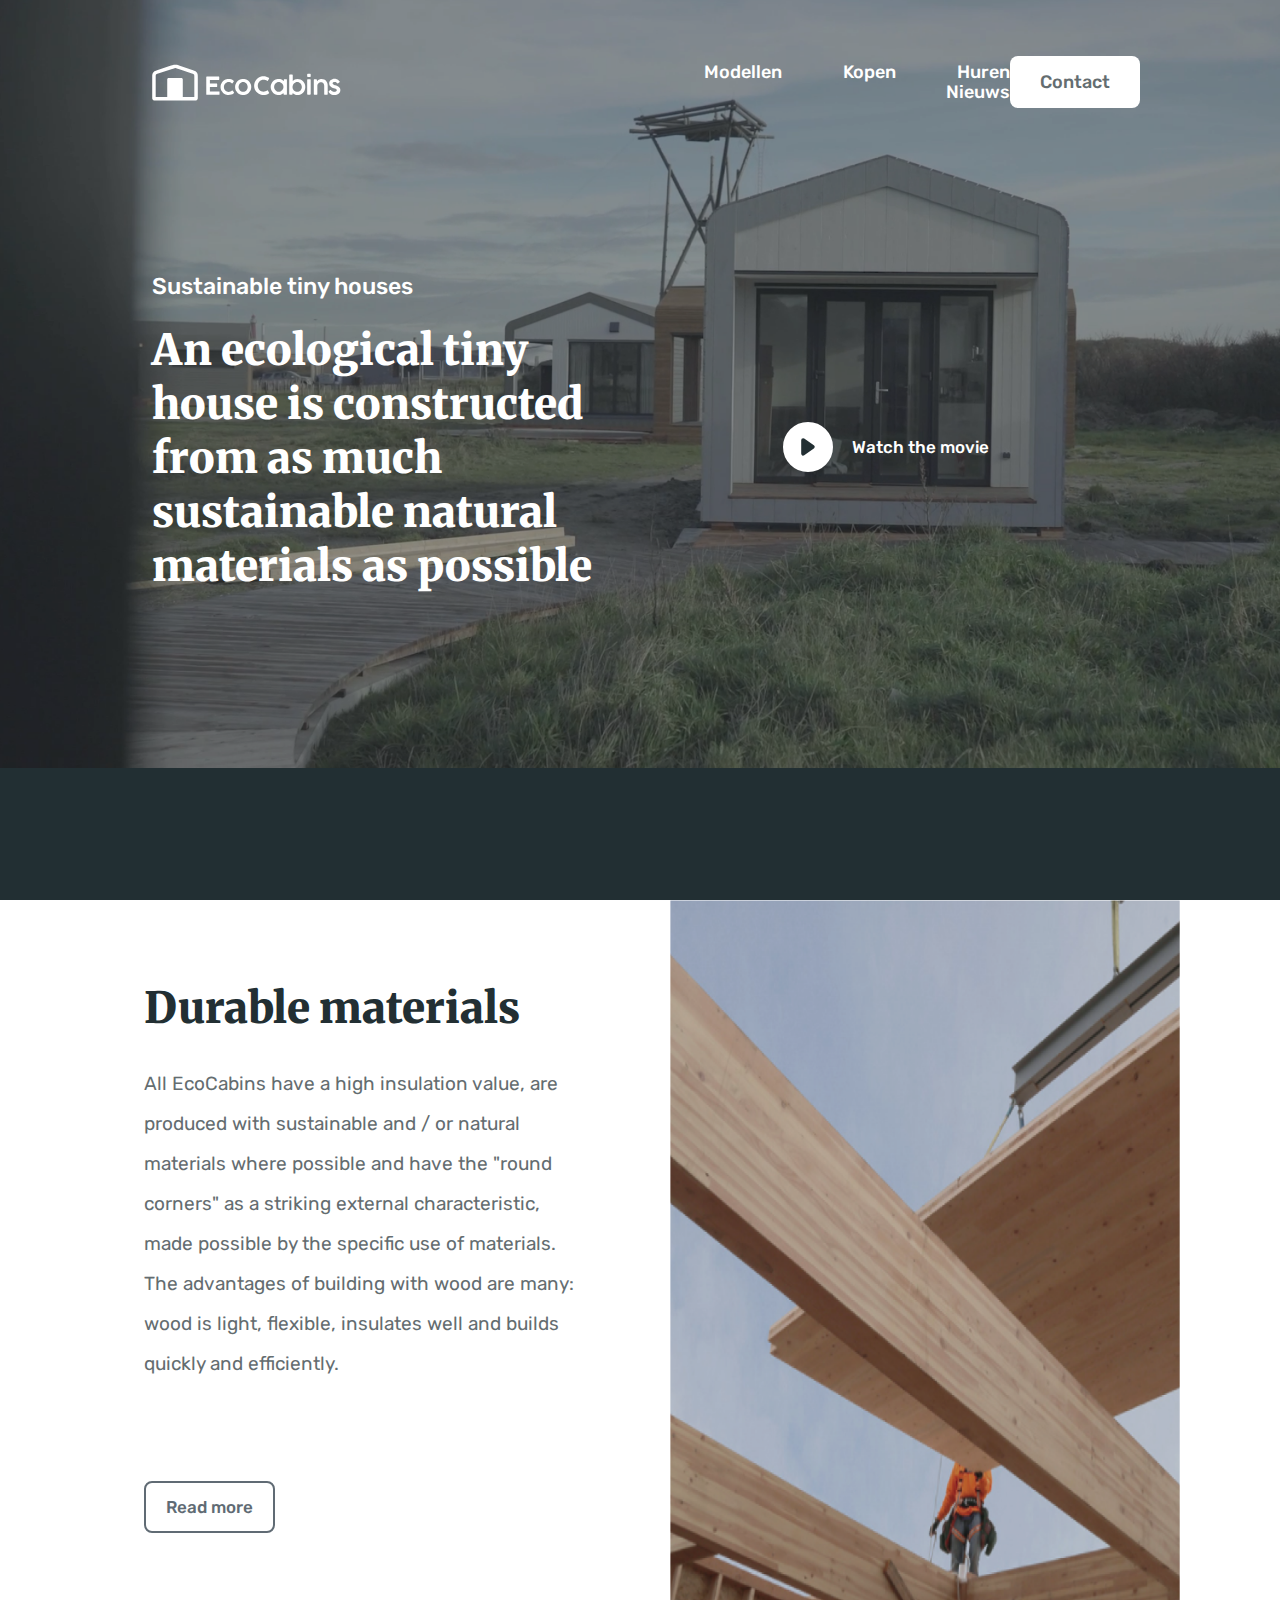
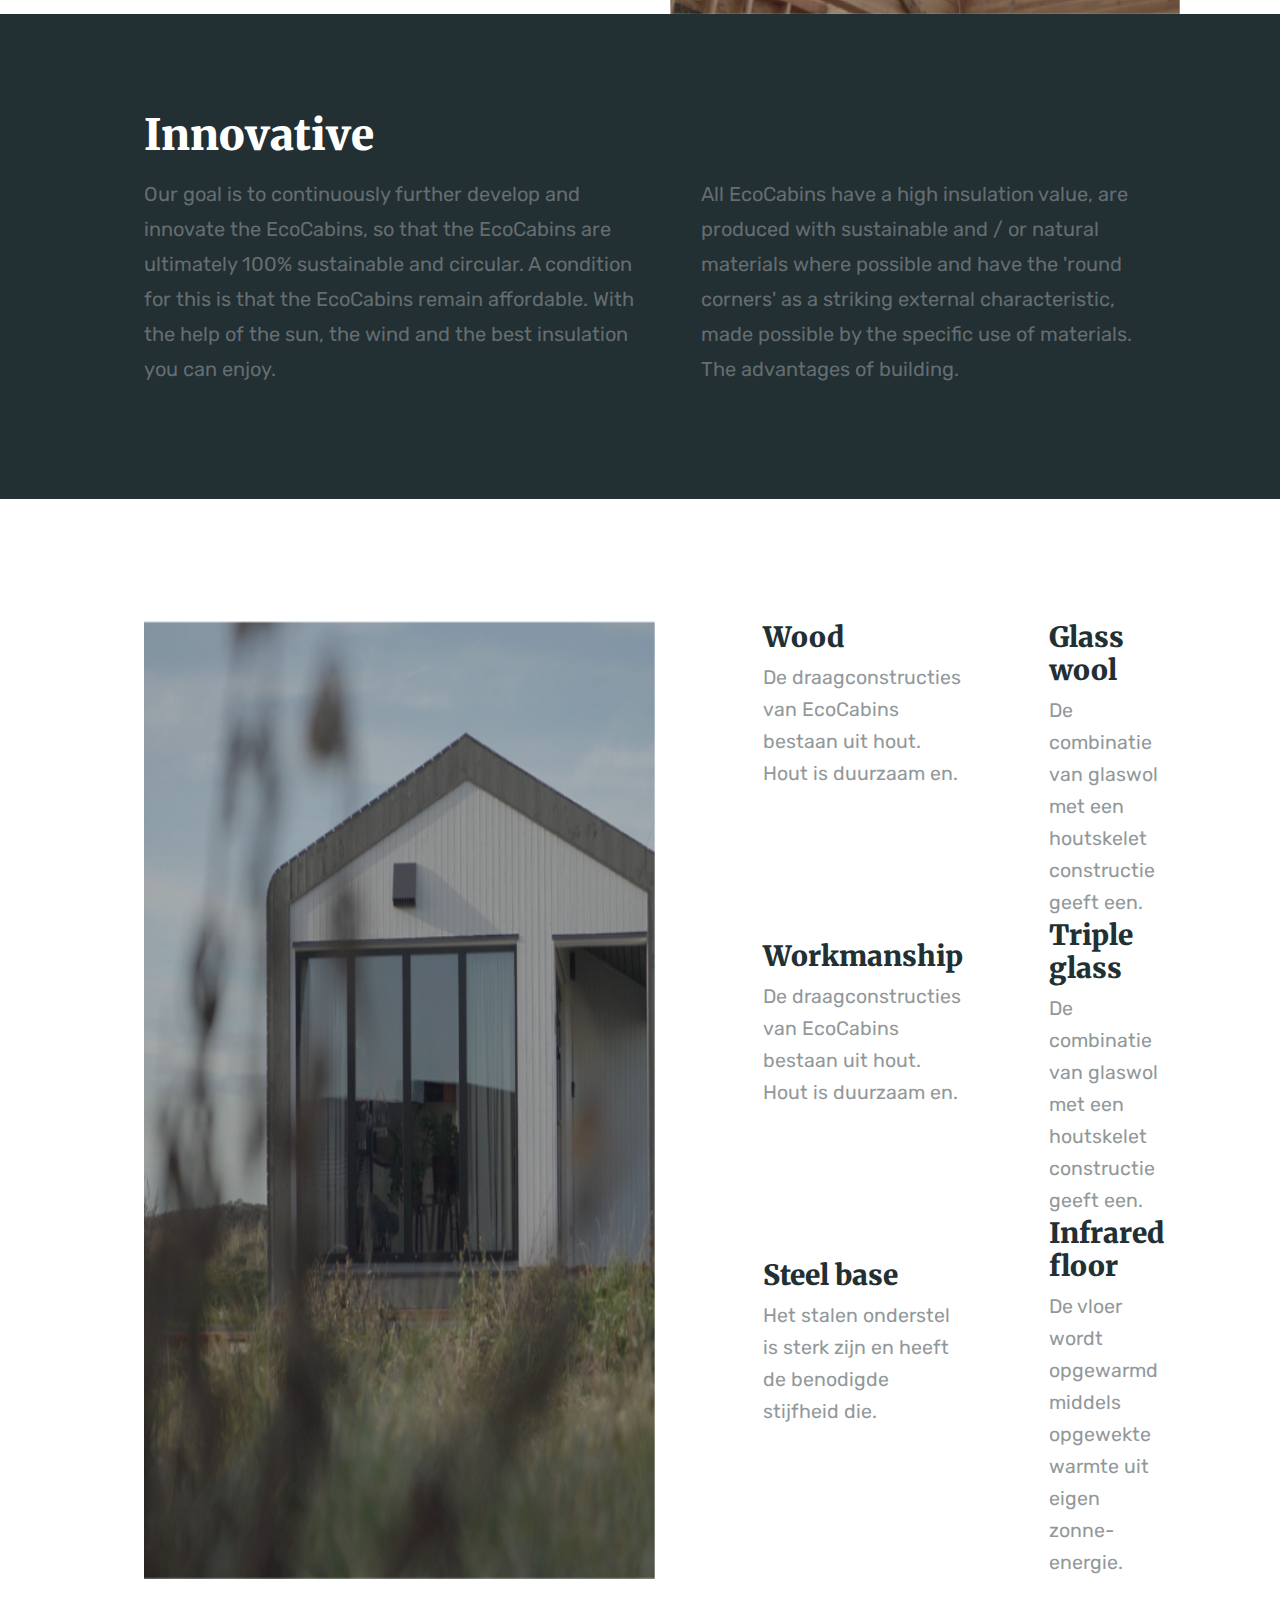
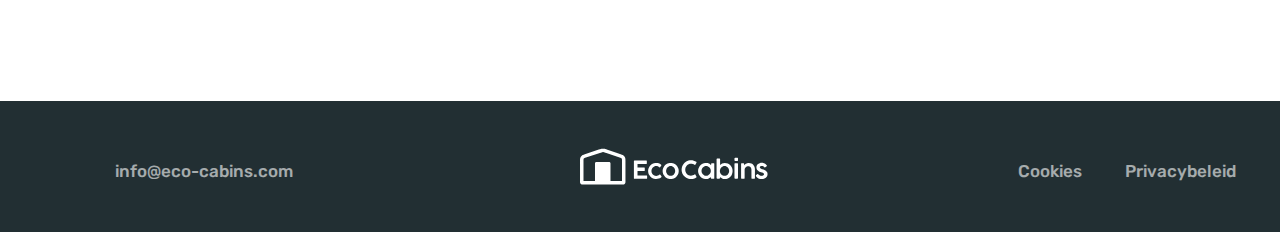
<file: Lab1/index.html>
<!DOCTYPE html>
<html lang="en" dir="ltr">
  <head>
    <meta charset="utf-8">
    <meta name="viewport" content="width=device-width, initial-scale=1.0">
    <title>EcoCabins</title>
    <link rel="stylesheet" href="css/main.css">
    <meta name="viewport" content="width=device-width, initial-scale=1.0">

  </head>
  <body>

    <header>
      <nav class="container">
        <img class="logo" src="images/logo.svg" alt="logo">
        <div></div>
        <ul>
          <li><a href="/">Modellen</a></li>
          <li><a href="/">Kopen</a></li>
          <li><a href="/">Huren</a></li>
          <li><a href="/">Nieuws</a></li>
        </ul>
        <div class="contact__button">
          <a class="btn_contact" href="http://127.0.0.1:5500/empty.html">Contact</a>
        </div>
      </nav>

      <div class="header-container">
        <div>
          <h3>Sustainable tiny houses</h3>
          <h1>An ecological tiny house is constructed from as much sustainable natural materials as possible </h1>
        </div>
        <div class="watсh-button">
          <button type="button" name="button">
            <img src="images/Shape.svg">
          </button>
          <p>Watch the movie</p>
        </div>
      </div>
    </header>

    <section class="content">
      <div class="info-container">
        <div>
          <h1>Durable materials</h1>
          <p>All EcoCabins have a high insulation value, are produced with sustainable and / or natural materials where possible and have the "round corners" as a striking external characteristic, made possible by the specific use of materials. The advantages of building with wood are many: wood is light, flexible, insulates well and builds quickly and efficiently.</p>
          <a href="/" class="button-link">Read more</a>
        </div>
        <img src="images/info.png">
      </div>


      <section class="innovative-container">
        <div>
            <h1>Innovative</h1>
          <div class="info">
            <p>Our goal is to continuously further develop and innovate the EcoCabins, so that the EcoCabins are ultimately 100% sustainable and circular. A condition for this is that the EcoCabins remain affordable. With the help of the sun, the wind and the best insulation you can enjoy.</p>
            <p>All EcoCabins have a high insulation value, are produced with sustainable and / or natural materials where possible and have the 'round corners' as a striking external characteristic, made possible by the specific use of materials. The advantages of building.</p>
          </div>
        </div>
      </section>

      <section class="additional-info-container">
        <img src="images/house.png">
        <div class="data">
          <div class="l-data">
            <div>
              <h1>Wood</h1>
              <p>De draagconstructies van EcoCabins bestaan uit hout. Hout is duurzaam en.</p>
            </div>
            <div>
              <h1>Workmanship</h1>
              <p>De draagconstructies van EcoCabins bestaan uit hout. Hout is duurzaam en.</p>
            </div>
            <div>
              <h1>Steel base</h1>
              <p>Het stalen onderstel is sterk zijn en heeft de benodigde stijfheid die.</p>
            </div>
          </div>
          <div class="r-data">
            <div>
              <h1>Glass wool</h1>
              <p>De combinatie van glaswol met een houtskelet constructie geeft een.</p>
            </div>
            <div>
              <h1>Triple glass</h1>
              <p>De combinatie van glaswol met een houtskelet constructie geeft een.</p>
            </div>
            <div>
              <h1>Infrared floor</h1>
              <p>De vloer wordt opgewarmd middels opgewekte warmte uit eigen zonne-energie.</p>
            </div>
          </div>
        </div>
      </section>

      <footer>
        <a href="mailto:info@eco-cabins.com">info@eco-cabins.com</a>
        <img src="images/logo.svg">
        <div>
          <a href="/">Cookies</a>
          <a href="/">Privacybeleid</a>
        </div>
      </footer>
    </section>
  </body>
</html>
</file>
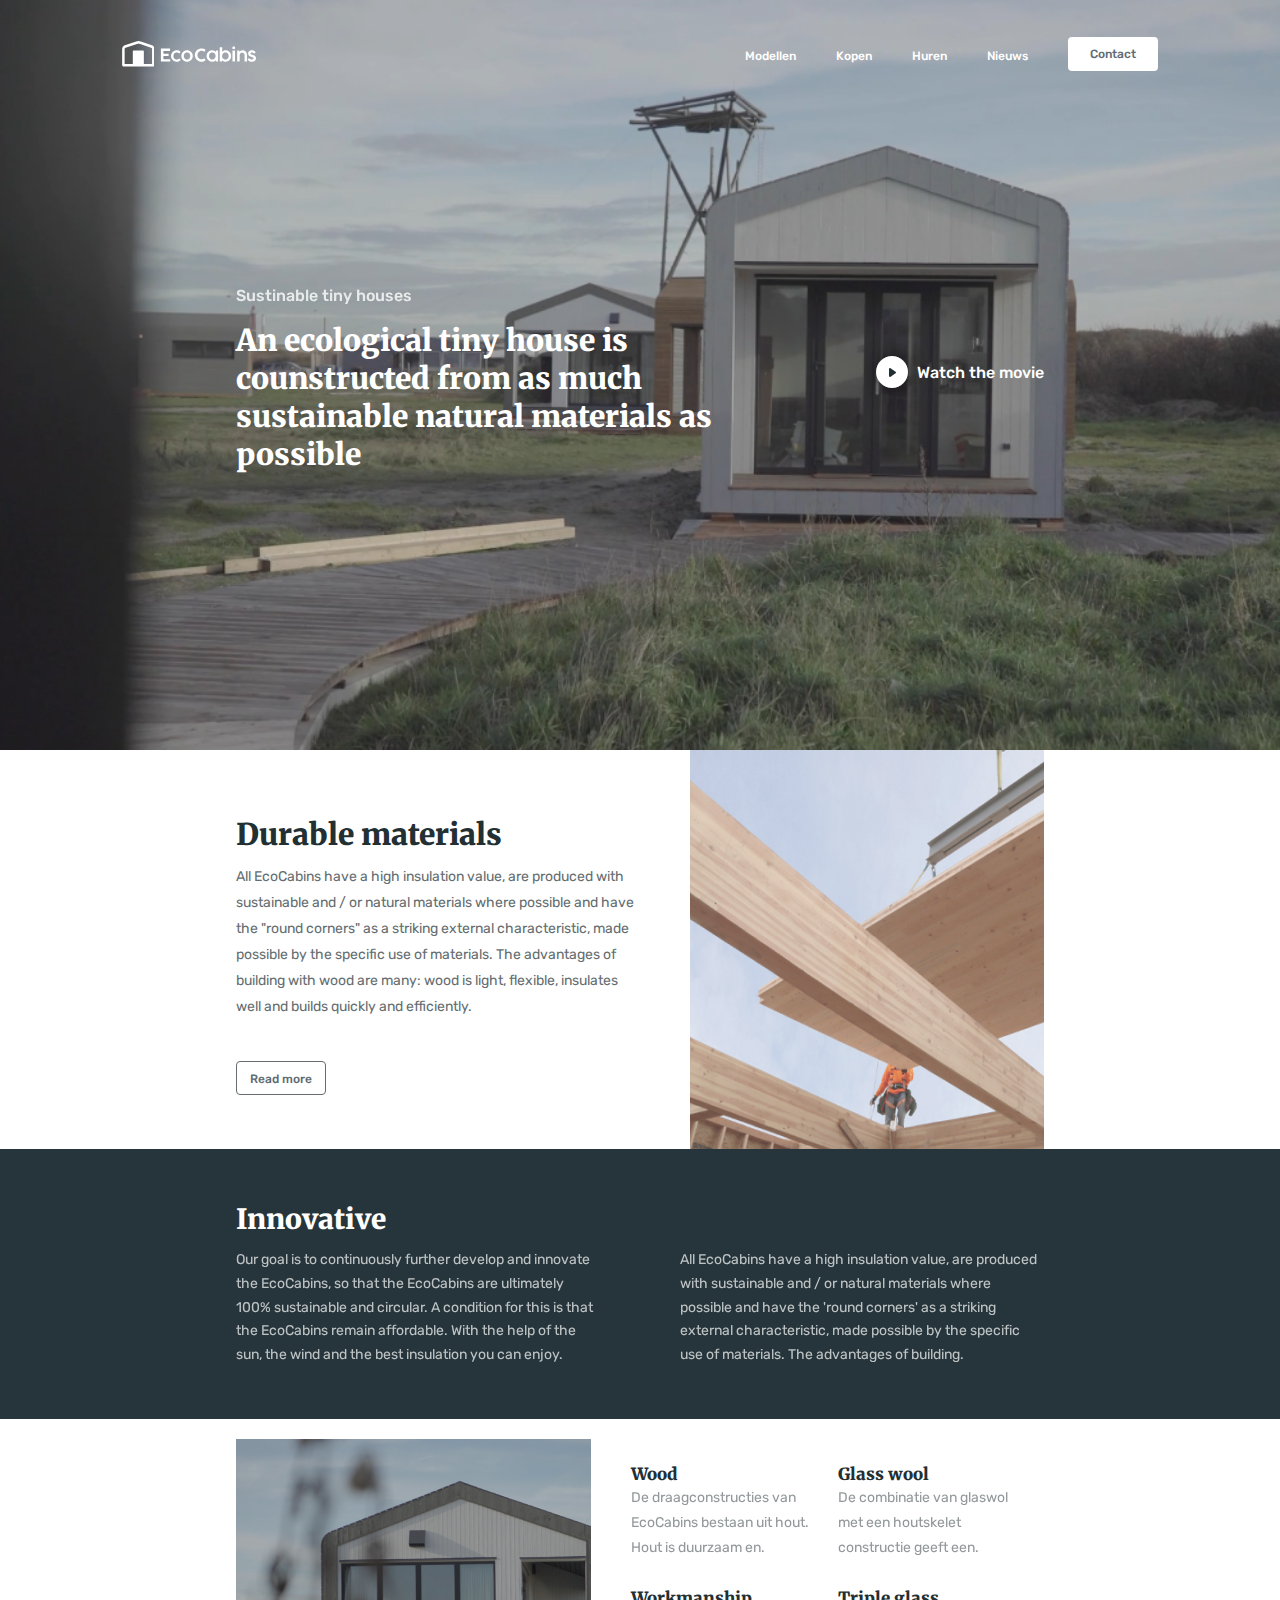
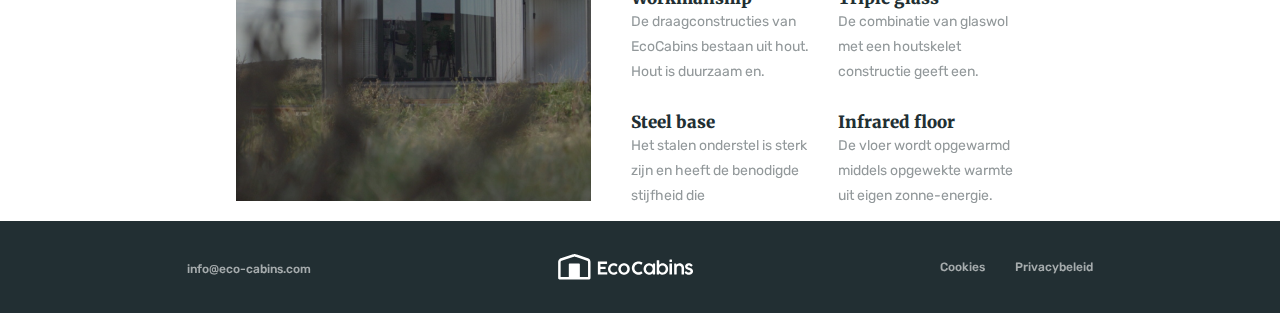
<file: lab2/index.html>
<!DOCTYPE html>
<html lang="en">
<head>
    <meta charset="UTF-8">
    <meta name="viewport" content="width=device-width, initial-scale=1.0">
    <title>Document</title>
    <link rel="stylesheet" href="css/style11.css">
</head>
<body>
    <section class="hero">
        <div class="container">
            <header class="header">
                <nav class="header_nav">
                    <div class="header_nav-logo">
                        <svg xmlns="http://www.w3.org/2000/svg" width="33" height="26" viewBox="0 0 33 26" fill="none">
                            <path fill-rule="evenodd" clip-rule="evenodd" d="M13.6321 0.688052L3.60807 4.00531C2.30584 4.43625 1.86612 4.69046 1.43338 5.0564C1.00063 5.42235 0.681173 5.86487 0.469898 6.39102C0.258623 6.91716 0.155533 7.41486 0.155533 8.78777V23.7661C0.155533 24.4336 0.224963 24.6756 0.35534 24.9196C0.485716 25.1637 0.677038 25.3552 0.92082 25.4857C1.1646 25.6162 1.40641 25.6857 2.07324 25.6857H30.8991C31.5659 25.6857 31.8077 25.6162 32.0515 25.4857C32.2953 25.3552 32.4866 25.1637 32.617 24.9196C32.7474 24.6756 32.8168 24.4336 32.8168 23.7661V8.75484C32.8168 7.39118 32.7157 6.89702 32.5077 6.37391C32.2998 5.85081 31.985 5.41008 31.5578 5.04383C31.1307 4.67759 30.6963 4.42185 29.4073 3.98053L19.8845 0.720191C18.5429 0.260842 18.0804 0.141504 17.5456 0.0618076C17.0108 -0.017889 16.5133 -0.0204465 15.9777 0.0537482C15.4421 0.127943 14.9784 0.24252 13.6321 0.688052ZM2.64876 23.19H10.9175V10.5599C10.9175 10.0077 11.3652 9.55994 11.9175 9.55994H21.0549C21.6071 9.55994 22.0549 10.0077 22.0549 10.5599V23.19H30.3236V8.75484C30.3236 7.78756 30.2885 7.54145 30.1912 7.29663C30.1326 7.14932 30.0562 7.04241 29.9359 6.93927C29.736 6.76787 29.5148 6.65496 28.6004 6.34192L19.0777 3.08157C17.9373 2.69116 17.5658 2.58802 17.1785 2.53029C16.8786 2.48561 16.6198 2.48428 16.3195 2.52588C15.9316 2.57962 15.559 2.67893 14.4147 3.05761L4.39068 6.37486C3.46809 6.68017 3.2448 6.79166 3.04237 6.96284C2.92043 7.06596 2.84278 7.17351 2.78324 7.32178C2.68442 7.5679 2.64876 7.81511 2.64876 8.78777V23.19Z" fill="white"/>
                          </svg>
                          <svg xmlns="http://www.w3.org/2000/svg" width="97" height="16" viewBox="0 0 97 16" fill="none">
                            <path fill-rule="evenodd" clip-rule="evenodd" d="M0.882492 2.95581C0.882492 2.67322 1.01169 2.53193 1.27009 2.53193H9.7621C9.91479 2.53193 10.0234 2.57461 10.088 2.65997C10.1526 2.74534 10.1849 2.85278 10.1849 2.9823V4.53654C10.1849 4.64251 10.1482 4.7367 10.0748 4.81913C10.0014 4.90155 9.8913 4.94276 9.74448 4.94276H3.48119V7.62735H8.30859C8.42604 7.61557 8.52001 7.6406 8.59048 7.70241C8.66095 7.76423 8.69619 7.86873 8.69619 8.01591V9.6143C8.69619 9.72027 8.66683 9.81447 8.6081 9.89689C8.54937 9.97931 8.45541 10.0205 8.32621 10.0205H3.48119V13.235H9.97351C10.138 13.235 10.2466 13.2703 10.2995 13.3409C10.3523 13.4116 10.3787 13.5205 10.3787 13.6677V15.2749C10.3787 15.5222 10.2495 15.6458 9.99113 15.6458H1.27009C1.16438 15.6458 1.07336 15.6164 0.997011 15.5575C0.920665 15.4986 0.882492 15.4044 0.882492 15.2749V2.95581ZM19.1438 12.7051C19.2437 12.6404 19.3274 12.6006 19.3949 12.5859C19.4624 12.5712 19.5197 12.5638 19.5667 12.5638C19.6665 12.5697 19.7517 12.6227 19.8221 12.7228L20.0336 13.0142L20.659 13.9061C20.6884 13.9473 20.7119 13.99 20.7295 14.0342C20.7471 14.0783 20.7559 14.1181 20.7559 14.1534C20.7559 14.2476 20.7236 14.3315 20.659 14.4051C20.5944 14.4787 20.5092 14.5537 20.4035 14.6302C19.9044 14.9953 19.3655 15.2896 18.7871 15.5133C18.2086 15.7371 17.5729 15.8489 16.8799 15.8489C16.3572 15.8489 15.8507 15.7797 15.3603 15.6414C14.8699 15.503 14.4119 15.3088 13.9861 15.0585C13.5603 14.8083 13.1712 14.5081 12.8189 14.1578C12.4665 13.8075 12.1626 13.4175 11.9071 12.9877C11.6517 12.5579 11.4549 12.0958 11.3169 11.6013C11.1789 11.1067 11.1099 10.5916 11.1099 10.0558C11.1099 9.5201 11.1789 9.00497 11.3169 8.51044C11.4549 8.01591 11.6517 7.55376 11.9071 7.12399C12.1626 6.69422 12.4665 6.30419 12.8189 5.9539C13.1712 5.6036 13.5603 5.30335 13.9861 5.05314C14.4119 4.80294 14.8699 4.60866 15.3603 4.47031C15.8507 4.33195 16.3572 4.26278 16.8799 4.26278C17.5318 4.26278 18.1484 4.36286 18.7298 4.56303C19.3112 4.7632 19.828 5.03401 20.2802 5.37547L20.2714 5.36664C20.3536 5.44906 20.4344 5.52118 20.5137 5.583C20.5929 5.64481 20.6326 5.74048 20.6326 5.87C20.6326 5.90533 20.6311 5.94654 20.6282 5.99363C20.6252 6.04073 20.6091 6.08489 20.5797 6.1261L19.8574 7.22996C19.7399 7.40658 19.6107 7.49489 19.4698 7.49489C19.3699 7.49489 19.2584 7.44485 19.135 7.34476C18.8355 7.09161 18.4861 6.88556 18.0867 6.7266C17.6874 6.56764 17.2763 6.48816 16.8535 6.48816C16.3954 6.48816 15.9652 6.58383 15.5629 6.77517C15.1606 6.96651 14.8068 7.22554 14.5014 7.55229C14.196 7.87903 13.9553 8.25876 13.7791 8.69147C13.6029 9.12419 13.5148 9.57897 13.5148 10.0558C13.5148 10.5445 13.6029 11.0037 13.7791 11.4335C13.9553 11.8632 14.1946 12.2371 14.497 12.555C14.7995 12.8729 15.1533 13.1246 15.5585 13.31C15.9637 13.4955 16.3954 13.5882 16.8535 13.5882C17.3526 13.5882 17.7843 13.5014 18.1484 13.3277C18.5125 13.154 18.8443 12.9465 19.1438 12.7051ZM21.5399 10.0558C21.5399 9.5201 21.6089 9.0035 21.7469 8.50602C21.885 8.00855 22.0802 7.54493 22.3327 7.11516C22.5853 6.68539 22.8877 6.29536 23.2401 5.94507C23.5925 5.59477 23.983 5.29452 24.4117 5.04431C24.8404 4.79411 25.3 4.59983 25.7903 4.46148C26.2807 4.32312 26.7931 4.25395 27.3275 4.25395C27.8561 4.25395 28.367 4.32312 28.8603 4.46148C29.3536 4.59983 29.8132 4.79411 30.239 5.04431C30.6647 5.29452 31.0538 5.59477 31.4062 5.94507C31.7585 6.29536 32.061 6.68539 32.3135 7.11516C32.566 7.54493 32.7613 8.00855 32.8993 8.50602C33.0373 9.0035 33.1063 9.5201 33.1063 10.0558C33.1063 10.5916 33.0373 11.1067 32.8993 11.6013C32.7613 12.0958 32.566 12.5565 32.3135 12.9833C32.061 13.4101 31.7585 13.8001 31.4062 14.1534C31.0538 14.5066 30.6647 14.8083 30.239 15.0585C29.8132 15.3088 29.3536 15.503 28.8603 15.6414C28.367 15.7797 27.8561 15.8489 27.3275 15.8489C26.7931 15.8489 26.2807 15.7797 25.7903 15.6414C25.3 15.503 24.8404 15.3088 24.4117 15.0585C23.983 14.8083 23.5925 14.5066 23.2401 14.1534C22.8877 13.8001 22.5853 13.4101 22.3327 12.9833C22.0802 12.5565 21.885 12.0958 21.7469 11.6013C21.6089 11.1067 21.5399 10.5916 21.5399 10.0558ZM24.0241 10.0558C24.0241 10.5268 24.1063 10.9728 24.2708 11.3937C24.4352 11.8147 24.6642 12.1811 24.9579 12.4932C25.2515 12.8052 25.5995 13.0525 26.0018 13.235C26.4041 13.4175 26.843 13.5087 27.3187 13.5087C27.7827 13.5087 28.2129 13.4175 28.6093 13.235C29.0057 13.0525 29.3478 12.8052 29.6355 12.4932C29.9233 12.1811 30.1479 11.8147 30.3094 11.3937C30.4709 10.9728 30.5517 10.5268 30.5517 10.0558C30.5517 9.59074 30.4709 9.14626 30.3094 8.72238C30.1479 8.29849 29.9233 7.92613 29.6355 7.60527C29.3478 7.28441 29.0057 7.02832 28.6093 6.83698C28.2129 6.64565 27.7827 6.54998 27.3187 6.54998C26.843 6.54998 26.4041 6.64565 26.0018 6.83698C25.5995 7.02832 25.2515 7.28441 24.9579 7.60527C24.6642 7.92613 24.4352 8.29849 24.2708 8.72238C24.1063 9.14626 24.0241 9.59074 24.0241 10.0558ZM45.6711 3.48566C45.7416 3.52687 45.8003 3.57691 45.8473 3.63579C45.8943 3.69466 45.9178 3.76531 45.9178 3.84773C45.9178 3.91249 45.9001 3.98019 45.8649 4.05084L45.0104 5.50794C44.9106 5.64334 44.8049 5.71105 44.6933 5.71105C44.6581 5.71105 44.6169 5.70369 44.57 5.68897C44.523 5.67425 44.476 5.65217 44.429 5.62274C44.059 5.35781 43.6626 5.15176 43.2398 5.00458C42.8169 4.85739 42.3677 4.7838 41.892 4.7838C41.293 4.7838 40.7439 4.89713 40.2447 5.12379C39.7455 5.35045 39.3138 5.65806 38.9497 6.04662C38.5856 6.43518 38.3023 6.89144 38.0996 7.41541C37.897 7.93938 37.7957 8.50161 37.7957 9.10211C37.7957 9.69673 37.897 10.2545 38.0996 10.7756C38.3023 11.2966 38.5856 11.7514 38.9497 12.1399C39.3138 12.5285 39.7455 12.8346 40.2447 13.0583C40.7439 13.2821 41.293 13.3939 41.892 13.3939C42.3677 13.3939 42.8213 13.3203 43.253 13.1732C43.6846 13.026 44.0825 12.8199 44.4466 12.555C44.4936 12.5197 44.5421 12.4961 44.592 12.4843C44.6419 12.4726 44.6845 12.4637 44.7197 12.4578C44.8196 12.4578 44.9223 12.5226 45.028 12.6521L45.9001 14.1269C45.9354 14.1975 45.953 14.2623 45.953 14.3212C45.953 14.4036 45.928 14.4713 45.8781 14.5243C45.8282 14.5773 45.7709 14.6273 45.7063 14.6744C45.1543 15.0453 44.5597 15.3323 43.9225 15.5354C43.2853 15.7385 42.6143 15.8401 41.9096 15.8401C41.2871 15.8401 40.6895 15.7606 40.1169 15.6016C39.5443 15.4427 39.0085 15.216 38.5093 14.9217C38.0101 14.6273 37.5564 14.2755 37.1483 13.8664C36.7401 13.4572 36.3892 13.0039 36.0956 12.5064C35.8019 12.0089 35.5758 11.4732 35.4173 10.8992C35.2587 10.3252 35.1794 9.72616 35.1794 9.10211C35.1794 8.47806 35.2587 7.87903 35.4173 7.30502C35.5758 6.73101 35.8019 6.19233 36.0956 5.68897C36.3892 5.18561 36.7401 4.72788 37.1483 4.31577C37.5564 3.90366 38.0101 3.55189 38.5093 3.26047C39.0085 2.96905 39.5443 2.7424 40.1169 2.5805C40.6895 2.41859 41.2871 2.33765 41.9096 2.33765C42.6085 2.33765 43.2721 2.43626 43.9005 2.63348C44.5289 2.8307 45.1191 3.11476 45.6711 3.48566ZM58.6646 15.1248C58.6646 15.2307 58.6425 15.3176 58.5985 15.3853C58.5545 15.453 58.4972 15.506 58.4267 15.5442C58.3563 15.5825 58.2755 15.609 58.1845 15.6237C58.0934 15.6384 57.998 15.6458 57.8982 15.6458H56.797C56.6091 15.6458 56.4784 15.5958 56.405 15.4957C56.3316 15.3956 56.2773 15.269 56.2421 15.1159L56.1892 14.3653C55.9837 14.5714 55.7561 14.7642 55.5065 14.9437C55.2569 15.1233 54.9882 15.2793 54.7005 15.4118C54.4127 15.5442 54.1073 15.6473 53.7843 15.7209C53.4613 15.7944 53.1295 15.8312 52.7889 15.8312C52.2603 15.8312 51.7509 15.7621 51.2605 15.6237C50.7701 15.4854 50.3106 15.2911 49.8819 15.0409C49.4532 14.7907 49.0641 14.489 48.7147 14.1357C48.3652 13.7825 48.0657 13.391 47.8161 12.9612C47.5665 12.5314 47.3727 12.0693 47.2347 11.5748C47.0967 11.0802 47.0277 10.5651 47.0277 10.0294C47.0277 9.49361 47.0967 8.97848 47.2347 8.48394C47.3727 7.98941 47.5665 7.52727 47.8161 7.09749C48.0657 6.66772 48.3652 6.2777 48.7147 5.9274C49.0641 5.57711 49.4532 5.27686 49.8819 5.02665C50.3106 4.77644 50.7701 4.58216 51.2605 4.44381C51.7509 4.30546 52.2603 4.23629 52.7889 4.23629C53.1647 4.23629 53.523 4.27602 53.8636 4.3555C54.2042 4.43498 54.5228 4.54684 54.8194 4.69108C55.116 4.83532 55.3905 5.00899 55.643 5.2121C55.8956 5.41521 56.1246 5.63745 56.3302 5.87883L56.4535 4.93393C56.4828 4.82796 56.5107 4.74112 56.5372 4.67342C56.5636 4.60571 56.5959 4.55125 56.6341 4.51004C56.6722 4.46883 56.7207 4.44087 56.7794 4.42615C56.8381 4.41143 56.9116 4.40407 56.9996 4.40407H57.8806C57.9745 4.40407 58.0685 4.4129 58.1624 4.43057C58.2564 4.44823 58.3416 4.47619 58.4179 4.51446C58.4943 4.55273 58.5545 4.60571 58.5985 4.67342C58.6425 4.74112 58.6646 4.82501 58.6646 4.9251V15.1248ZM49.5031 10.0293C49.5031 10.5003 49.5853 10.9463 49.7497 11.3672C49.9142 11.7882 50.1432 12.1576 50.4369 12.4755C50.7305 12.7934 51.0755 13.0451 51.4719 13.2305C51.8683 13.416 52.3014 13.5087 52.7713 13.5087C53.247 13.5087 53.6918 13.416 54.1059 13.2305C54.5199 13.0451 54.8796 12.7934 55.185 12.4755C55.4904 12.1576 55.7311 11.7882 55.9073 11.3672C56.0835 10.9463 56.1716 10.5003 56.1716 10.0293C56.1716 9.56425 56.0835 9.12124 55.9073 8.7003C55.7311 8.27936 55.4904 7.90994 55.185 7.59202C54.8796 7.27411 54.5199 7.02096 54.1059 6.83257C53.6918 6.64417 53.247 6.54998 52.7713 6.54998C52.3014 6.54998 51.8683 6.64417 51.4719 6.83257C51.0755 7.02096 50.7305 7.27411 50.4369 7.59202C50.1432 7.90994 49.9142 8.27936 49.7497 8.7003C49.5853 9.12124 49.5031 9.56425 49.5031 10.0293ZM62.7256 15.1159C62.6727 15.2926 62.6155 15.425 62.5538 15.5133C62.4921 15.6016 62.3732 15.6458 62.197 15.6458H60.8669C60.4969 15.6458 60.3119 15.4692 60.3119 15.1159V1.63117C60.3119 1.4781 60.3647 1.35153 60.4705 1.25144C60.5762 1.15136 60.6966 1.10132 60.8316 1.10132H62.2851C62.4613 1.10132 62.5993 1.15283 62.6992 1.25586C62.799 1.35889 62.8489 1.48399 62.8489 1.63117V5.68455C63.2718 5.24889 63.7577 4.90155 64.3068 4.64251C64.8559 4.38347 65.4858 4.25395 66.1964 4.25395C66.9892 4.25395 67.7277 4.40554 68.4119 4.70874C69.0961 5.01193 69.6921 5.42551 70.2001 5.94948C70.7081 6.47345 71.106 7.08719 71.3938 7.79072C71.6815 8.49425 71.8254 9.24928 71.8254 10.0558C71.8254 10.8565 71.6815 11.6086 71.3938 12.3121C71.106 13.0157 70.7081 13.6294 70.2001 14.1534C69.6921 14.6773 69.0961 15.0909 68.4119 15.3941C67.7277 15.6973 66.9892 15.8489 66.1964 15.8489C65.8499 15.8489 65.5181 15.8106 65.201 15.7341C64.8838 15.6576 64.5814 15.5531 64.2936 15.4206C64.0058 15.2881 63.7372 15.1307 63.4876 14.9482C63.238 14.7657 63.0104 14.5714 62.8049 14.3653L62.7256 15.1159ZM69.3501 10.0558C69.3501 9.59074 69.2679 9.14626 69.1034 8.72238C68.939 8.29849 68.71 7.92613 68.4163 7.60527C68.1227 7.28441 67.7762 7.02832 67.3768 6.83698C66.9775 6.64565 66.5459 6.54998 66.0819 6.54998C65.6121 6.54998 65.1702 6.64565 64.7561 6.83698C64.3421 7.02832 63.9809 7.28441 63.6726 7.60527C63.3643 7.92613 63.122 8.29849 62.9458 8.72238C62.7697 9.14626 62.6816 9.59074 62.6816 10.0558V10.1177C62.6874 10.5828 62.7814 11.0199 62.9635 11.429C63.1455 11.8382 63.3892 12.1973 63.6946 12.5064C64 12.8155 64.3568 13.0598 64.7649 13.2394C65.1731 13.4189 65.6121 13.5087 66.0819 13.5087C66.5459 13.5087 66.9775 13.4175 67.3768 13.235C67.7762 13.0525 68.1227 12.8052 68.4163 12.4932C68.71 12.1811 68.939 11.8147 69.1034 11.3937C69.2679 10.9728 69.3501 10.5268 69.3501 10.0558ZM73.1732 4.96925C73.1732 4.81618 73.2173 4.68813 73.3054 4.58511C73.3935 4.48208 73.5227 4.43057 73.693 4.43057H75.1553C75.2199 4.43057 75.286 4.44381 75.3535 4.47031C75.4211 4.4968 75.4812 4.53507 75.5341 4.58511C75.587 4.63515 75.631 4.69255 75.6662 4.75731C75.7015 4.82207 75.7191 4.89272 75.7191 4.96925V15.1159C75.7191 15.4692 75.5341 15.6458 75.1641 15.6458H73.7018C73.3494 15.6458 73.1732 15.4692 73.1732 15.1159V4.96925ZM73.1732 1.066C73.1732 0.71276 73.3465 0.536144 73.693 0.536144H75.1729C75.3374 0.536144 75.4695 0.580298 75.5693 0.668608C75.6692 0.756917 75.7191 0.889379 75.7191 1.066V2.3818C75.7191 2.51721 75.6721 2.64525 75.5781 2.76594C75.4842 2.88663 75.352 2.94698 75.1817 2.94698H73.7018C73.3494 2.94698 73.1732 2.75859 73.1732 2.3818V1.066ZM77.9301 4.95159C77.9301 4.86917 77.9654 4.78086 78.0359 4.68666C78.1063 4.59247 78.1739 4.53359 78.2385 4.51004C78.2854 4.46295 78.3559 4.43793 78.4499 4.43498C78.5438 4.43204 78.6319 4.43057 78.7142 4.43057H79.6039C79.7742 4.43057 79.9005 4.48649 79.9827 4.59835C80.0649 4.71021 80.1207 4.83384 80.15 4.96925L80.2469 5.90532C80.382 5.70516 80.5479 5.50794 80.7447 5.31366C80.9414 5.11937 81.1748 4.9457 81.445 4.79263C81.7151 4.63956 82.0235 4.51593 82.3699 4.42174C82.7164 4.32754 83.107 4.28044 83.5416 4.28044C84.2346 4.28044 84.8512 4.40554 85.3915 4.65575C85.9318 4.90596 86.3869 5.24889 86.7569 5.68455C87.1269 6.12021 87.4073 6.6324 87.5982 7.22113C87.789 7.80986 87.8845 8.44273 87.8845 9.11977V15.01C87.8845 15.2219 87.8345 15.3809 87.7347 15.4868C87.6349 15.5928 87.491 15.6458 87.3031 15.6458H85.9641C85.7292 15.6458 85.5721 15.6016 85.4928 15.5133C85.4135 15.425 85.3739 15.269 85.3739 15.0453V9.16392C85.3739 8.8519 85.321 8.54723 85.2153 8.24993C85.1096 7.95262 84.9554 7.68622 84.7528 7.45073C84.5502 7.21524 84.2991 7.02685 83.9996 6.88555C83.7001 6.74426 83.3536 6.67361 82.9602 6.67361C82.69 6.67361 82.4096 6.72807 82.1189 6.83698C81.8282 6.9459 81.5624 7.10044 81.3217 7.30061C81.0809 7.50077 80.8812 7.74362 80.7226 8.02915C80.5641 8.31469 80.4819 8.63701 80.476 8.99614V14.7186C80.476 14.8304 80.4701 14.9423 80.4584 15.0541C80.4466 15.166 80.4217 15.2661 80.3835 15.3544C80.3453 15.4427 80.291 15.5133 80.2205 15.5663C80.15 15.6193 80.059 15.6458 79.9474 15.6458H78.4939C78.3001 15.6458 78.1577 15.6002 78.0667 15.5089C77.9757 15.4177 77.9301 15.2867 77.9301 15.1159V4.95159ZM90.4391 12.4843C90.5625 12.6786 90.7181 12.8464 90.906 12.9877C91.094 13.129 91.2863 13.2453 91.483 13.3365C91.6798 13.4278 91.8677 13.494 92.0468 13.5352C92.2259 13.5764 92.3683 13.597 92.4741 13.597C92.6385 13.597 92.8323 13.5794 93.0555 13.544C93.2786 13.5087 93.4886 13.4454 93.6853 13.3542C93.8821 13.2629 94.0494 13.1393 94.1874 12.9833C94.3254 12.8273 94.3945 12.6286 94.3945 12.3872C94.3945 12.1517 94.3401 11.9604 94.2315 11.8132C94.1228 11.666 93.976 11.5438 93.791 11.4467C93.606 11.3496 93.3946 11.2686 93.1568 11.2039C92.9189 11.1391 92.6679 11.0685 92.4036 10.9919C91.7869 10.8271 91.2613 10.6284 90.8268 10.3958C90.3922 10.1633 90.0354 9.89689 89.7564 9.59664C89.4775 9.29638 89.2734 8.9667 89.1442 8.60758C89.015 8.24845 88.9504 7.85695 88.9504 7.43307C88.9504 6.9562 89.0444 6.52055 89.2323 6.1261C89.4202 5.73165 89.6845 5.39313 90.0251 5.11054C90.3657 4.82795 90.7754 4.60866 91.254 4.45264C91.7326 4.29663 92.2626 4.21863 92.844 4.21863C93.2551 4.21863 93.6222 4.25542 93.9452 4.32901C94.2682 4.4026 94.5677 4.51299 94.8437 4.66017C95.1197 4.80735 95.3796 4.9928 95.6233 5.21652C95.8671 5.44023 96.1152 5.70221 96.3677 6.00246C96.4558 6.10844 96.4998 6.21146 96.4998 6.31155C96.4998 6.41752 96.4411 6.5176 96.3237 6.6118C96.2356 6.68244 96.1313 6.77075 96.0109 6.87672C95.8905 6.98269 95.7716 7.08572 95.6542 7.1858C95.5367 7.28589 95.4251 7.37125 95.3194 7.4419C95.2137 7.51255 95.1256 7.54787 95.0551 7.54787C94.9259 7.54787 94.7997 7.47134 94.6763 7.31827C94.5471 7.1652 94.4179 7.03126 94.2887 6.91646C94.1595 6.80166 94.0245 6.70746 93.8835 6.63387C93.7426 6.56028 93.5899 6.50435 93.4254 6.46609C93.261 6.42782 93.0819 6.40869 92.8881 6.40869C92.7295 6.40869 92.5636 6.43223 92.3904 6.47933C92.2171 6.52643 92.0586 6.59708 91.9147 6.69127C91.7708 6.78547 91.6504 6.8988 91.5535 7.03126C91.4566 7.16373 91.4081 7.31238 91.4081 7.47722C91.4081 7.66562 91.4683 7.82604 91.5887 7.95851C91.7091 8.09097 91.8618 8.20577 92.0468 8.30291C92.2318 8.40005 92.433 8.481 92.6502 8.54576C92.8675 8.61052 93.0701 8.66939 93.2581 8.72238C93.7984 8.87545 94.2946 9.05206 94.7468 9.25223C95.199 9.4524 95.5881 9.69525 95.914 9.98078C96.24 10.2663 96.494 10.6019 96.676 10.9875C96.8581 11.3731 96.9491 11.825 96.9491 12.343C96.9491 12.8906 96.8405 13.3807 96.6232 13.8134C96.4059 14.2461 96.1049 14.6126 95.7202 14.9128C95.3356 15.2131 94.8804 15.4427 94.3548 15.6016C93.8292 15.7606 93.2581 15.8401 92.6414 15.8401C92.2714 15.8401 91.8956 15.8003 91.5139 15.7209C91.1321 15.6414 90.7666 15.5177 90.4171 15.35C90.0677 15.1822 89.7447 14.9673 89.4481 14.7053C89.1515 14.4433 88.9034 14.1328 88.7037 13.7736C88.6157 13.6265 88.5716 13.494 88.5716 13.3763C88.5716 13.2997 88.5907 13.2335 88.6289 13.1776C88.667 13.1216 88.7184 13.0672 88.783 13.0142L89.7697 12.2547C89.8577 12.2017 89.937 12.1753 90.0075 12.1753C90.0897 12.1753 90.1631 12.2032 90.2277 12.2591C90.2923 12.3151 90.3628 12.3901 90.4391 12.4843Z" fill="white"/>
                          </svg>
                    </div>
                    <div class="header_nav_list">
                    <ul>
                        <li class="header-nav-item"><a href="/">Modellen</a></li>
                        <li class="header-nav-item"><a href="/">Kopen</a></li>
                        <li class="header-nav-item"><a href="/">Huren</a></li>
                        <li class="header-nav-item"><a href="/">Nieuws</a></li>
                        <div class="header-nav-item-button">
                            <a class="header_nav_list_button" href="/">Contact</a>
                         </div>
                        
                    </ul>
                   
                    
                    
                    </div>
                    <div class="burger">
                        <span></span>
                    </div>
                    
                    
                
                </nav>
            </header>

            <div class="container_hero">
              <div class="container_hero_left">
                <p><span>Sustinable tiny houses</span></p>
                <p>An ecological tiny house is counstructed from as much sustainable natural
                    materials as possible
                </p>
              </div>
              <div class="container_hero_right">
                <svg xmlns="http://www.w3.org/2000/svg" width="31" height="31" viewBox="20 19 31 31" style="overflow: visible;">
                    <g filter="url(#filter0_d_0_27)">
                      <path fill-rule="evenodd" clip-rule="evenodd" d="M36 50C44.8366 50 52 42.8366 52 34C52 25.1634 44.8366 18 36 18C27.1634 18 20 25.1634 20 34C20 42.8366 27.1634 50 36 50Z" fill="white"/>
                    </g>
                    <path fill-rule="evenodd" clip-rule="evenodd" d="M39 34.5L34 38V31L39 34.5Z" fill="#222F33" stroke="#222F33" stroke-width="2" stroke-linecap="round" stroke-linejoin="round"/>
                    <defs>
                      <filter id="filter0_d_0_27" x="0" y="0" width="72" height="72" filterUnits="userSpaceOnUse" color-interpolation-filters="sRGB">
                        <feFlood flood-opacity="0" result="BackgroundImageFix"/>
                        <feColorMatrix in="SourceAlpha" type="matrix" values="0 0 0 0 0 0 0 0 0 0 0 0 0 0 0 0 0 0 127 0" result="hardAlpha"/>
                        <feOffset dy="2"/>
                        <feGaussianBlur stdDeviation="10"/>
                        <feColorMatrix type="matrix" values="0 0 0 0 0 0 0 0 0 0 0 0 0 0 0 0 0 0 0.5 0"/>
                        <feBlend mode="normal" in2="BackgroundImageFix" result="effect1_dropShadow_0_27"/>
                        <feBlend mode="normal" in="SourceGraphic" in2="effect1_dropShadow_0_27" result="shape"/>
                      </filter>
                    </defs>
                  </svg>
                <p>Watch the movie</p>
              </div>
            </div>
        </div>
    </section>

    <section class="info">
        <div class="info_container">
            <div class="info_container_left">
                <p><span>Durable materials</span></p>
                <p>All EcoCabins have a high insulation value, are produced with sustainable and / or natural materials where possible and have the "round corners" as a striking external characteristic, made possible by the specific use of materials. The advantages of building with wood are many: wood is light, flexible, insulates well and builds quickly and efficiently.</p>
            <a href="/">Read more</a>
            </div>
            <div class="info_container_right">
                <img src="images/IMG.png" alt="">

            </div>
        </div>
    </section>

    <section class="innovative">
        <div class="container_innovative">
            <p><span>Innovative</span></p>
            <div class="innovative_container_undertext">
                <p>Our goal is to continuously further develop and innovate the EcoCabins, so that the EcoCabins are ultimately 100% sustainable and circular. A condition for this is that the EcoCabins remain affordable. With the help of the sun, the wind and the best insulation you can enjoy.</p>
                <p>All EcoCabins have a high insulation value, are produced with sustainable and / or natural materials where possible and have the 'round corners' as a striking external characteristic, made possible by the specific use of materials. The advantages of building.</p>
            </div>

        </div>
    </section>
    <section class="list">
        <div class="list_container">
            <div class="list_container_image"> <img src="images/C0283T01.png" alt="">
              </div>
            <div class ="list_container_items">
                <div class="list_container_items_left">
                    <div class="left-item">
                    <p>Wood</p>
                    <p><span>De draagconstructies van EcoCabins bestaan uit hout. Hout is duurzaam en.</span></p>
                </div>
                <div class="left-item">
                    <p>Workmanship
                   </p>
                    <p><span>De draagconstructies van EcoCabins bestaan uit hout. Hout is duurzaam en.</span></p>
                </div>
                <div class="left-item">    
                <p>Steel base</p>
                    <p><span>Het stalen onderstel is sterk zijn en heeft de benodigde stijfheid die</span></p>
                </div>
                </div>
                <div class="list_container_items_right">
                    <div class="right-item">
                        <p>Glass wool</p>
                        <p><span>De combinatie van glaswol met een houtskelet constructie geeft een.</span></p>
                    </div>
                    <div class="right-item">
                        <p>Triple glass</p>
                        <p><span>De combinatie van glaswol met een houtskelet constructie geeft een.</span></p>
                    </div>
                    <div class="right-item">
                        <p>Infrared floor</p>
                        <p><span>De vloer wordt opgewarmd middels opgewekte warmte uit eigen zonne-energie.</span></p>
                    </div>
                </div>
            </div>
        </div>
    </section>
    <section class="footer">
        <footer> 
            <div class="footer_container">
                <div class="footer_email">
                    <a href= "mailto: info@eco-cabins.com"> info@eco-cabins.com</a>
                </div>
                <div class="footer_nav-logo">
                    <svg xmlns="http://www.w3.org/2000/svg" width="33" height="26" viewBox="0 0 33 26" fill="none">
                        <path fill-rule="evenodd" clip-rule="evenodd" d="M13.6321 0.688052L3.60807 4.00531C2.30584 4.43625 1.86612 4.69046 1.43338 5.0564C1.00063 5.42235 0.681173 5.86487 0.469898 6.39102C0.258623 6.91716 0.155533 7.41486 0.155533 8.78777V23.7661C0.155533 24.4336 0.224963 24.6756 0.35534 24.9196C0.485716 25.1637 0.677038 25.3552 0.92082 25.4857C1.1646 25.6162 1.40641 25.6857 2.07324 25.6857H30.8991C31.5659 25.6857 31.8077 25.6162 32.0515 25.4857C32.2953 25.3552 32.4866 25.1637 32.617 24.9196C32.7474 24.6756 32.8168 24.4336 32.8168 23.7661V8.75484C32.8168 7.39118 32.7157 6.89702 32.5077 6.37391C32.2998 5.85081 31.985 5.41008 31.5578 5.04383C31.1307 4.67759 30.6963 4.42185 29.4073 3.98053L19.8845 0.720191C18.5429 0.260842 18.0804 0.141504 17.5456 0.0618076C17.0108 -0.017889 16.5133 -0.0204465 15.9777 0.0537482C15.4421 0.127943 14.9784 0.24252 13.6321 0.688052ZM2.64876 23.19H10.9175V10.5599C10.9175 10.0077 11.3652 9.55994 11.9175 9.55994H21.0549C21.6071 9.55994 22.0549 10.0077 22.0549 10.5599V23.19H30.3236V8.75484C30.3236 7.78756 30.2885 7.54145 30.1912 7.29663C30.1326 7.14932 30.0562 7.04241 29.9359 6.93927C29.736 6.76787 29.5148 6.65496 28.6004 6.34192L19.0777 3.08157C17.9373 2.69116 17.5658 2.58802 17.1785 2.53029C16.8786 2.48561 16.6198 2.48428 16.3195 2.52588C15.9316 2.57962 15.559 2.67893 14.4147 3.05761L4.39068 6.37486C3.46809 6.68017 3.2448 6.79166 3.04237 6.96284C2.92043 7.06596 2.84278 7.17351 2.78324 7.32178C2.68442 7.5679 2.64876 7.81511 2.64876 8.78777V23.19Z" fill="white"/>
                      </svg>
                      <svg xmlns="http://www.w3.org/2000/svg" width="97" height="16" viewBox="0 0 97 16" fill="none">
                        <path fill-rule="evenodd" clip-rule="evenodd" d="M0.882492 2.95581C0.882492 2.67322 1.01169 2.53193 1.27009 2.53193H9.7621C9.91479 2.53193 10.0234 2.57461 10.088 2.65997C10.1526 2.74534 10.1849 2.85278 10.1849 2.9823V4.53654C10.1849 4.64251 10.1482 4.7367 10.0748 4.81913C10.0014 4.90155 9.8913 4.94276 9.74448 4.94276H3.48119V7.62735H8.30859C8.42604 7.61557 8.52001 7.6406 8.59048 7.70241C8.66095 7.76423 8.69619 7.86873 8.69619 8.01591V9.6143C8.69619 9.72027 8.66683 9.81447 8.6081 9.89689C8.54937 9.97931 8.45541 10.0205 8.32621 10.0205H3.48119V13.235H9.97351C10.138 13.235 10.2466 13.2703 10.2995 13.3409C10.3523 13.4116 10.3787 13.5205 10.3787 13.6677V15.2749C10.3787 15.5222 10.2495 15.6458 9.99113 15.6458H1.27009C1.16438 15.6458 1.07336 15.6164 0.997011 15.5575C0.920665 15.4986 0.882492 15.4044 0.882492 15.2749V2.95581ZM19.1438 12.7051C19.2437 12.6404 19.3274 12.6006 19.3949 12.5859C19.4624 12.5712 19.5197 12.5638 19.5667 12.5638C19.6665 12.5697 19.7517 12.6227 19.8221 12.7228L20.0336 13.0142L20.659 13.9061C20.6884 13.9473 20.7119 13.99 20.7295 14.0342C20.7471 14.0783 20.7559 14.1181 20.7559 14.1534C20.7559 14.2476 20.7236 14.3315 20.659 14.4051C20.5944 14.4787 20.5092 14.5537 20.4035 14.6302C19.9044 14.9953 19.3655 15.2896 18.7871 15.5133C18.2086 15.7371 17.5729 15.8489 16.8799 15.8489C16.3572 15.8489 15.8507 15.7797 15.3603 15.6414C14.8699 15.503 14.4119 15.3088 13.9861 15.0585C13.5603 14.8083 13.1712 14.5081 12.8189 14.1578C12.4665 13.8075 12.1626 13.4175 11.9071 12.9877C11.6517 12.5579 11.4549 12.0958 11.3169 11.6013C11.1789 11.1067 11.1099 10.5916 11.1099 10.0558C11.1099 9.5201 11.1789 9.00497 11.3169 8.51044C11.4549 8.01591 11.6517 7.55376 11.9071 7.12399C12.1626 6.69422 12.4665 6.30419 12.8189 5.9539C13.1712 5.6036 13.5603 5.30335 13.9861 5.05314C14.4119 4.80294 14.8699 4.60866 15.3603 4.47031C15.8507 4.33195 16.3572 4.26278 16.8799 4.26278C17.5318 4.26278 18.1484 4.36286 18.7298 4.56303C19.3112 4.7632 19.828 5.03401 20.2802 5.37547L20.2714 5.36664C20.3536 5.44906 20.4344 5.52118 20.5137 5.583C20.5929 5.64481 20.6326 5.74048 20.6326 5.87C20.6326 5.90533 20.6311 5.94654 20.6282 5.99363C20.6252 6.04073 20.6091 6.08489 20.5797 6.1261L19.8574 7.22996C19.7399 7.40658 19.6107 7.49489 19.4698 7.49489C19.3699 7.49489 19.2584 7.44485 19.135 7.34476C18.8355 7.09161 18.4861 6.88556 18.0867 6.7266C17.6874 6.56764 17.2763 6.48816 16.8535 6.48816C16.3954 6.48816 15.9652 6.58383 15.5629 6.77517C15.1606 6.96651 14.8068 7.22554 14.5014 7.55229C14.196 7.87903 13.9553 8.25876 13.7791 8.69147C13.6029 9.12419 13.5148 9.57897 13.5148 10.0558C13.5148 10.5445 13.6029 11.0037 13.7791 11.4335C13.9553 11.8632 14.1946 12.2371 14.497 12.555C14.7995 12.8729 15.1533 13.1246 15.5585 13.31C15.9637 13.4955 16.3954 13.5882 16.8535 13.5882C17.3526 13.5882 17.7843 13.5014 18.1484 13.3277C18.5125 13.154 18.8443 12.9465 19.1438 12.7051ZM21.5399 10.0558C21.5399 9.5201 21.6089 9.0035 21.7469 8.50602C21.885 8.00855 22.0802 7.54493 22.3327 7.11516C22.5853 6.68539 22.8877 6.29536 23.2401 5.94507C23.5925 5.59477 23.983 5.29452 24.4117 5.04431C24.8404 4.79411 25.3 4.59983 25.7903 4.46148C26.2807 4.32312 26.7931 4.25395 27.3275 4.25395C27.8561 4.25395 28.367 4.32312 28.8603 4.46148C29.3536 4.59983 29.8132 4.79411 30.239 5.04431C30.6647 5.29452 31.0538 5.59477 31.4062 5.94507C31.7585 6.29536 32.061 6.68539 32.3135 7.11516C32.566 7.54493 32.7613 8.00855 32.8993 8.50602C33.0373 9.0035 33.1063 9.5201 33.1063 10.0558C33.1063 10.5916 33.0373 11.1067 32.8993 11.6013C32.7613 12.0958 32.566 12.5565 32.3135 12.9833C32.061 13.4101 31.7585 13.8001 31.4062 14.1534C31.0538 14.5066 30.6647 14.8083 30.239 15.0585C29.8132 15.3088 29.3536 15.503 28.8603 15.6414C28.367 15.7797 27.8561 15.8489 27.3275 15.8489C26.7931 15.8489 26.2807 15.7797 25.7903 15.6414C25.3 15.503 24.8404 15.3088 24.4117 15.0585C23.983 14.8083 23.5925 14.5066 23.2401 14.1534C22.8877 13.8001 22.5853 13.4101 22.3327 12.9833C22.0802 12.5565 21.885 12.0958 21.7469 11.6013C21.6089 11.1067 21.5399 10.5916 21.5399 10.0558ZM24.0241 10.0558C24.0241 10.5268 24.1063 10.9728 24.2708 11.3937C24.4352 11.8147 24.6642 12.1811 24.9579 12.4932C25.2515 12.8052 25.5995 13.0525 26.0018 13.235C26.4041 13.4175 26.843 13.5087 27.3187 13.5087C27.7827 13.5087 28.2129 13.4175 28.6093 13.235C29.0057 13.0525 29.3478 12.8052 29.6355 12.4932C29.9233 12.1811 30.1479 11.8147 30.3094 11.3937C30.4709 10.9728 30.5517 10.5268 30.5517 10.0558C30.5517 9.59074 30.4709 9.14626 30.3094 8.72238C30.1479 8.29849 29.9233 7.92613 29.6355 7.60527C29.3478 7.28441 29.0057 7.02832 28.6093 6.83698C28.2129 6.64565 27.7827 6.54998 27.3187 6.54998C26.843 6.54998 26.4041 6.64565 26.0018 6.83698C25.5995 7.02832 25.2515 7.28441 24.9579 7.60527C24.6642 7.92613 24.4352 8.29849 24.2708 8.72238C24.1063 9.14626 24.0241 9.59074 24.0241 10.0558ZM45.6711 3.48566C45.7416 3.52687 45.8003 3.57691 45.8473 3.63579C45.8943 3.69466 45.9178 3.76531 45.9178 3.84773C45.9178 3.91249 45.9001 3.98019 45.8649 4.05084L45.0104 5.50794C44.9106 5.64334 44.8049 5.71105 44.6933 5.71105C44.6581 5.71105 44.6169 5.70369 44.57 5.68897C44.523 5.67425 44.476 5.65217 44.429 5.62274C44.059 5.35781 43.6626 5.15176 43.2398 5.00458C42.8169 4.85739 42.3677 4.7838 41.892 4.7838C41.293 4.7838 40.7439 4.89713 40.2447 5.12379C39.7455 5.35045 39.3138 5.65806 38.9497 6.04662C38.5856 6.43518 38.3023 6.89144 38.0996 7.41541C37.897 7.93938 37.7957 8.50161 37.7957 9.10211C37.7957 9.69673 37.897 10.2545 38.0996 10.7756C38.3023 11.2966 38.5856 11.7514 38.9497 12.1399C39.3138 12.5285 39.7455 12.8346 40.2447 13.0583C40.7439 13.2821 41.293 13.3939 41.892 13.3939C42.3677 13.3939 42.8213 13.3203 43.253 13.1732C43.6846 13.026 44.0825 12.8199 44.4466 12.555C44.4936 12.5197 44.5421 12.4961 44.592 12.4843C44.6419 12.4726 44.6845 12.4637 44.7197 12.4578C44.8196 12.4578 44.9223 12.5226 45.028 12.6521L45.9001 14.1269C45.9354 14.1975 45.953 14.2623 45.953 14.3212C45.953 14.4036 45.928 14.4713 45.8781 14.5243C45.8282 14.5773 45.7709 14.6273 45.7063 14.6744C45.1543 15.0453 44.5597 15.3323 43.9225 15.5354C43.2853 15.7385 42.6143 15.8401 41.9096 15.8401C41.2871 15.8401 40.6895 15.7606 40.1169 15.6016C39.5443 15.4427 39.0085 15.216 38.5093 14.9217C38.0101 14.6273 37.5564 14.2755 37.1483 13.8664C36.7401 13.4572 36.3892 13.0039 36.0956 12.5064C35.8019 12.0089 35.5758 11.4732 35.4173 10.8992C35.2587 10.3252 35.1794 9.72616 35.1794 9.10211C35.1794 8.47806 35.2587 7.87903 35.4173 7.30502C35.5758 6.73101 35.8019 6.19233 36.0956 5.68897C36.3892 5.18561 36.7401 4.72788 37.1483 4.31577C37.5564 3.90366 38.0101 3.55189 38.5093 3.26047C39.0085 2.96905 39.5443 2.7424 40.1169 2.5805C40.6895 2.41859 41.2871 2.33765 41.9096 2.33765C42.6085 2.33765 43.2721 2.43626 43.9005 2.63348C44.5289 2.8307 45.1191 3.11476 45.6711 3.48566ZM58.6646 15.1248C58.6646 15.2307 58.6425 15.3176 58.5985 15.3853C58.5545 15.453 58.4972 15.506 58.4267 15.5442C58.3563 15.5825 58.2755 15.609 58.1845 15.6237C58.0934 15.6384 57.998 15.6458 57.8982 15.6458H56.797C56.6091 15.6458 56.4784 15.5958 56.405 15.4957C56.3316 15.3956 56.2773 15.269 56.2421 15.1159L56.1892 14.3653C55.9837 14.5714 55.7561 14.7642 55.5065 14.9437C55.2569 15.1233 54.9882 15.2793 54.7005 15.4118C54.4127 15.5442 54.1073 15.6473 53.7843 15.7209C53.4613 15.7944 53.1295 15.8312 52.7889 15.8312C52.2603 15.8312 51.7509 15.7621 51.2605 15.6237C50.7701 15.4854 50.3106 15.2911 49.8819 15.0409C49.4532 14.7907 49.0641 14.489 48.7147 14.1357C48.3652 13.7825 48.0657 13.391 47.8161 12.9612C47.5665 12.5314 47.3727 12.0693 47.2347 11.5748C47.0967 11.0802 47.0277 10.5651 47.0277 10.0294C47.0277 9.49361 47.0967 8.97848 47.2347 8.48394C47.3727 7.98941 47.5665 7.52727 47.8161 7.09749C48.0657 6.66772 48.3652 6.2777 48.7147 5.9274C49.0641 5.57711 49.4532 5.27686 49.8819 5.02665C50.3106 4.77644 50.7701 4.58216 51.2605 4.44381C51.7509 4.30546 52.2603 4.23629 52.7889 4.23629C53.1647 4.23629 53.523 4.27602 53.8636 4.3555C54.2042 4.43498 54.5228 4.54684 54.8194 4.69108C55.116 4.83532 55.3905 5.00899 55.643 5.2121C55.8956 5.41521 56.1246 5.63745 56.3302 5.87883L56.4535 4.93393C56.4828 4.82796 56.5107 4.74112 56.5372 4.67342C56.5636 4.60571 56.5959 4.55125 56.6341 4.51004C56.6722 4.46883 56.7207 4.44087 56.7794 4.42615C56.8381 4.41143 56.9116 4.40407 56.9996 4.40407H57.8806C57.9745 4.40407 58.0685 4.4129 58.1624 4.43057C58.2564 4.44823 58.3416 4.47619 58.4179 4.51446C58.4943 4.55273 58.5545 4.60571 58.5985 4.67342C58.6425 4.74112 58.6646 4.82501 58.6646 4.9251V15.1248ZM49.5031 10.0293C49.5031 10.5003 49.5853 10.9463 49.7497 11.3672C49.9142 11.7882 50.1432 12.1576 50.4369 12.4755C50.7305 12.7934 51.0755 13.0451 51.4719 13.2305C51.8683 13.416 52.3014 13.5087 52.7713 13.5087C53.247 13.5087 53.6918 13.416 54.1059 13.2305C54.5199 13.0451 54.8796 12.7934 55.185 12.4755C55.4904 12.1576 55.7311 11.7882 55.9073 11.3672C56.0835 10.9463 56.1716 10.5003 56.1716 10.0293C56.1716 9.56425 56.0835 9.12124 55.9073 8.7003C55.7311 8.27936 55.4904 7.90994 55.185 7.59202C54.8796 7.27411 54.5199 7.02096 54.1059 6.83257C53.6918 6.64417 53.247 6.54998 52.7713 6.54998C52.3014 6.54998 51.8683 6.64417 51.4719 6.83257C51.0755 7.02096 50.7305 7.27411 50.4369 7.59202C50.1432 7.90994 49.9142 8.27936 49.7497 8.7003C49.5853 9.12124 49.5031 9.56425 49.5031 10.0293ZM62.7256 15.1159C62.6727 15.2926 62.6155 15.425 62.5538 15.5133C62.4921 15.6016 62.3732 15.6458 62.197 15.6458H60.8669C60.4969 15.6458 60.3119 15.4692 60.3119 15.1159V1.63117C60.3119 1.4781 60.3647 1.35153 60.4705 1.25144C60.5762 1.15136 60.6966 1.10132 60.8316 1.10132H62.2851C62.4613 1.10132 62.5993 1.15283 62.6992 1.25586C62.799 1.35889 62.8489 1.48399 62.8489 1.63117V5.68455C63.2718 5.24889 63.7577 4.90155 64.3068 4.64251C64.8559 4.38347 65.4858 4.25395 66.1964 4.25395C66.9892 4.25395 67.7277 4.40554 68.4119 4.70874C69.0961 5.01193 69.6921 5.42551 70.2001 5.94948C70.7081 6.47345 71.106 7.08719 71.3938 7.79072C71.6815 8.49425 71.8254 9.24928 71.8254 10.0558C71.8254 10.8565 71.6815 11.6086 71.3938 12.3121C71.106 13.0157 70.7081 13.6294 70.2001 14.1534C69.6921 14.6773 69.0961 15.0909 68.4119 15.3941C67.7277 15.6973 66.9892 15.8489 66.1964 15.8489C65.8499 15.8489 65.5181 15.8106 65.201 15.7341C64.8838 15.6576 64.5814 15.5531 64.2936 15.4206C64.0058 15.2881 63.7372 15.1307 63.4876 14.9482C63.238 14.7657 63.0104 14.5714 62.8049 14.3653L62.7256 15.1159ZM69.3501 10.0558C69.3501 9.59074 69.2679 9.14626 69.1034 8.72238C68.939 8.29849 68.71 7.92613 68.4163 7.60527C68.1227 7.28441 67.7762 7.02832 67.3768 6.83698C66.9775 6.64565 66.5459 6.54998 66.0819 6.54998C65.6121 6.54998 65.1702 6.64565 64.7561 6.83698C64.3421 7.02832 63.9809 7.28441 63.6726 7.60527C63.3643 7.92613 63.122 8.29849 62.9458 8.72238C62.7697 9.14626 62.6816 9.59074 62.6816 10.0558V10.1177C62.6874 10.5828 62.7814 11.0199 62.9635 11.429C63.1455 11.8382 63.3892 12.1973 63.6946 12.5064C64 12.8155 64.3568 13.0598 64.7649 13.2394C65.1731 13.4189 65.6121 13.5087 66.0819 13.5087C66.5459 13.5087 66.9775 13.4175 67.3768 13.235C67.7762 13.0525 68.1227 12.8052 68.4163 12.4932C68.71 12.1811 68.939 11.8147 69.1034 11.3937C69.2679 10.9728 69.3501 10.5268 69.3501 10.0558ZM73.1732 4.96925C73.1732 4.81618 73.2173 4.68813 73.3054 4.58511C73.3935 4.48208 73.5227 4.43057 73.693 4.43057H75.1553C75.2199 4.43057 75.286 4.44381 75.3535 4.47031C75.4211 4.4968 75.4812 4.53507 75.5341 4.58511C75.587 4.63515 75.631 4.69255 75.6662 4.75731C75.7015 4.82207 75.7191 4.89272 75.7191 4.96925V15.1159C75.7191 15.4692 75.5341 15.6458 75.1641 15.6458H73.7018C73.3494 15.6458 73.1732 15.4692 73.1732 15.1159V4.96925ZM73.1732 1.066C73.1732 0.71276 73.3465 0.536144 73.693 0.536144H75.1729C75.3374 0.536144 75.4695 0.580298 75.5693 0.668608C75.6692 0.756917 75.7191 0.889379 75.7191 1.066V2.3818C75.7191 2.51721 75.6721 2.64525 75.5781 2.76594C75.4842 2.88663 75.352 2.94698 75.1817 2.94698H73.7018C73.3494 2.94698 73.1732 2.75859 73.1732 2.3818V1.066ZM77.9301 4.95159C77.9301 4.86917 77.9654 4.78086 78.0359 4.68666C78.1063 4.59247 78.1739 4.53359 78.2385 4.51004C78.2854 4.46295 78.3559 4.43793 78.4499 4.43498C78.5438 4.43204 78.6319 4.43057 78.7142 4.43057H79.6039C79.7742 4.43057 79.9005 4.48649 79.9827 4.59835C80.0649 4.71021 80.1207 4.83384 80.15 4.96925L80.2469 5.90532C80.382 5.70516 80.5479 5.50794 80.7447 5.31366C80.9414 5.11937 81.1748 4.9457 81.445 4.79263C81.7151 4.63956 82.0235 4.51593 82.3699 4.42174C82.7164 4.32754 83.107 4.28044 83.5416 4.28044C84.2346 4.28044 84.8512 4.40554 85.3915 4.65575C85.9318 4.90596 86.3869 5.24889 86.7569 5.68455C87.1269 6.12021 87.4073 6.6324 87.5982 7.22113C87.789 7.80986 87.8845 8.44273 87.8845 9.11977V15.01C87.8845 15.2219 87.8345 15.3809 87.7347 15.4868C87.6349 15.5928 87.491 15.6458 87.3031 15.6458H85.9641C85.7292 15.6458 85.5721 15.6016 85.4928 15.5133C85.4135 15.425 85.3739 15.269 85.3739 15.0453V9.16392C85.3739 8.8519 85.321 8.54723 85.2153 8.24993C85.1096 7.95262 84.9554 7.68622 84.7528 7.45073C84.5502 7.21524 84.2991 7.02685 83.9996 6.88555C83.7001 6.74426 83.3536 6.67361 82.9602 6.67361C82.69 6.67361 82.4096 6.72807 82.1189 6.83698C81.8282 6.9459 81.5624 7.10044 81.3217 7.30061C81.0809 7.50077 80.8812 7.74362 80.7226 8.02915C80.5641 8.31469 80.4819 8.63701 80.476 8.99614V14.7186C80.476 14.8304 80.4701 14.9423 80.4584 15.0541C80.4466 15.166 80.4217 15.2661 80.3835 15.3544C80.3453 15.4427 80.291 15.5133 80.2205 15.5663C80.15 15.6193 80.059 15.6458 79.9474 15.6458H78.4939C78.3001 15.6458 78.1577 15.6002 78.0667 15.5089C77.9757 15.4177 77.9301 15.2867 77.9301 15.1159V4.95159ZM90.4391 12.4843C90.5625 12.6786 90.7181 12.8464 90.906 12.9877C91.094 13.129 91.2863 13.2453 91.483 13.3365C91.6798 13.4278 91.8677 13.494 92.0468 13.5352C92.2259 13.5764 92.3683 13.597 92.4741 13.597C92.6385 13.597 92.8323 13.5794 93.0555 13.544C93.2786 13.5087 93.4886 13.4454 93.6853 13.3542C93.8821 13.2629 94.0494 13.1393 94.1874 12.9833C94.3254 12.8273 94.3945 12.6286 94.3945 12.3872C94.3945 12.1517 94.3401 11.9604 94.2315 11.8132C94.1228 11.666 93.976 11.5438 93.791 11.4467C93.606 11.3496 93.3946 11.2686 93.1568 11.2039C92.9189 11.1391 92.6679 11.0685 92.4036 10.9919C91.7869 10.8271 91.2613 10.6284 90.8268 10.3958C90.3922 10.1633 90.0354 9.89689 89.7564 9.59664C89.4775 9.29638 89.2734 8.9667 89.1442 8.60758C89.015 8.24845 88.9504 7.85695 88.9504 7.43307C88.9504 6.9562 89.0444 6.52055 89.2323 6.1261C89.4202 5.73165 89.6845 5.39313 90.0251 5.11054C90.3657 4.82795 90.7754 4.60866 91.254 4.45264C91.7326 4.29663 92.2626 4.21863 92.844 4.21863C93.2551 4.21863 93.6222 4.25542 93.9452 4.32901C94.2682 4.4026 94.5677 4.51299 94.8437 4.66017C95.1197 4.80735 95.3796 4.9928 95.6233 5.21652C95.8671 5.44023 96.1152 5.70221 96.3677 6.00246C96.4558 6.10844 96.4998 6.21146 96.4998 6.31155C96.4998 6.41752 96.4411 6.5176 96.3237 6.6118C96.2356 6.68244 96.1313 6.77075 96.0109 6.87672C95.8905 6.98269 95.7716 7.08572 95.6542 7.1858C95.5367 7.28589 95.4251 7.37125 95.3194 7.4419C95.2137 7.51255 95.1256 7.54787 95.0551 7.54787C94.9259 7.54787 94.7997 7.47134 94.6763 7.31827C94.5471 7.1652 94.4179 7.03126 94.2887 6.91646C94.1595 6.80166 94.0245 6.70746 93.8835 6.63387C93.7426 6.56028 93.5899 6.50435 93.4254 6.46609C93.261 6.42782 93.0819 6.40869 92.8881 6.40869C92.7295 6.40869 92.5636 6.43223 92.3904 6.47933C92.2171 6.52643 92.0586 6.59708 91.9147 6.69127C91.7708 6.78547 91.6504 6.8988 91.5535 7.03126C91.4566 7.16373 91.4081 7.31238 91.4081 7.47722C91.4081 7.66562 91.4683 7.82604 91.5887 7.95851C91.7091 8.09097 91.8618 8.20577 92.0468 8.30291C92.2318 8.40005 92.433 8.481 92.6502 8.54576C92.8675 8.61052 93.0701 8.66939 93.2581 8.72238C93.7984 8.87545 94.2946 9.05206 94.7468 9.25223C95.199 9.4524 95.5881 9.69525 95.914 9.98078C96.24 10.2663 96.494 10.6019 96.676 10.9875C96.8581 11.3731 96.9491 11.825 96.9491 12.343C96.9491 12.8906 96.8405 13.3807 96.6232 13.8134C96.4059 14.2461 96.1049 14.6126 95.7202 14.9128C95.3356 15.2131 94.8804 15.4427 94.3548 15.6016C93.8292 15.7606 93.2581 15.8401 92.6414 15.8401C92.2714 15.8401 91.8956 15.8003 91.5139 15.7209C91.1321 15.6414 90.7666 15.5177 90.4171 15.35C90.0677 15.1822 89.7447 14.9673 89.4481 14.7053C89.1515 14.4433 88.9034 14.1328 88.7037 13.7736C88.6157 13.6265 88.5716 13.494 88.5716 13.3763C88.5716 13.2997 88.5907 13.2335 88.6289 13.1776C88.667 13.1216 88.7184 13.0672 88.783 13.0142L89.7697 12.2547C89.8577 12.2017 89.937 12.1753 90.0075 12.1753C90.0897 12.1753 90.1631 12.2032 90.2277 12.2591C90.2923 12.3151 90.3628 12.3901 90.4391 12.4843Z" fill="white"/>
                      </svg>
                </div>
                <div class="footer_container_other">
                    <a href="/">Cookies</a>
                    <a href="/">Privacybeleid</a>
                </div>
            </div>

        </footer>
    </section>
   <script>
    document.querySelector('.burger').addEventListener('click', function() {
       
        this.classList.toggle('fixed');
        this.classList.toggle('active'); 
        document.querySelector('.header_nav_list').classList.toggle('open'); 
    });
    
   </script>
</body>
</html>
</file>
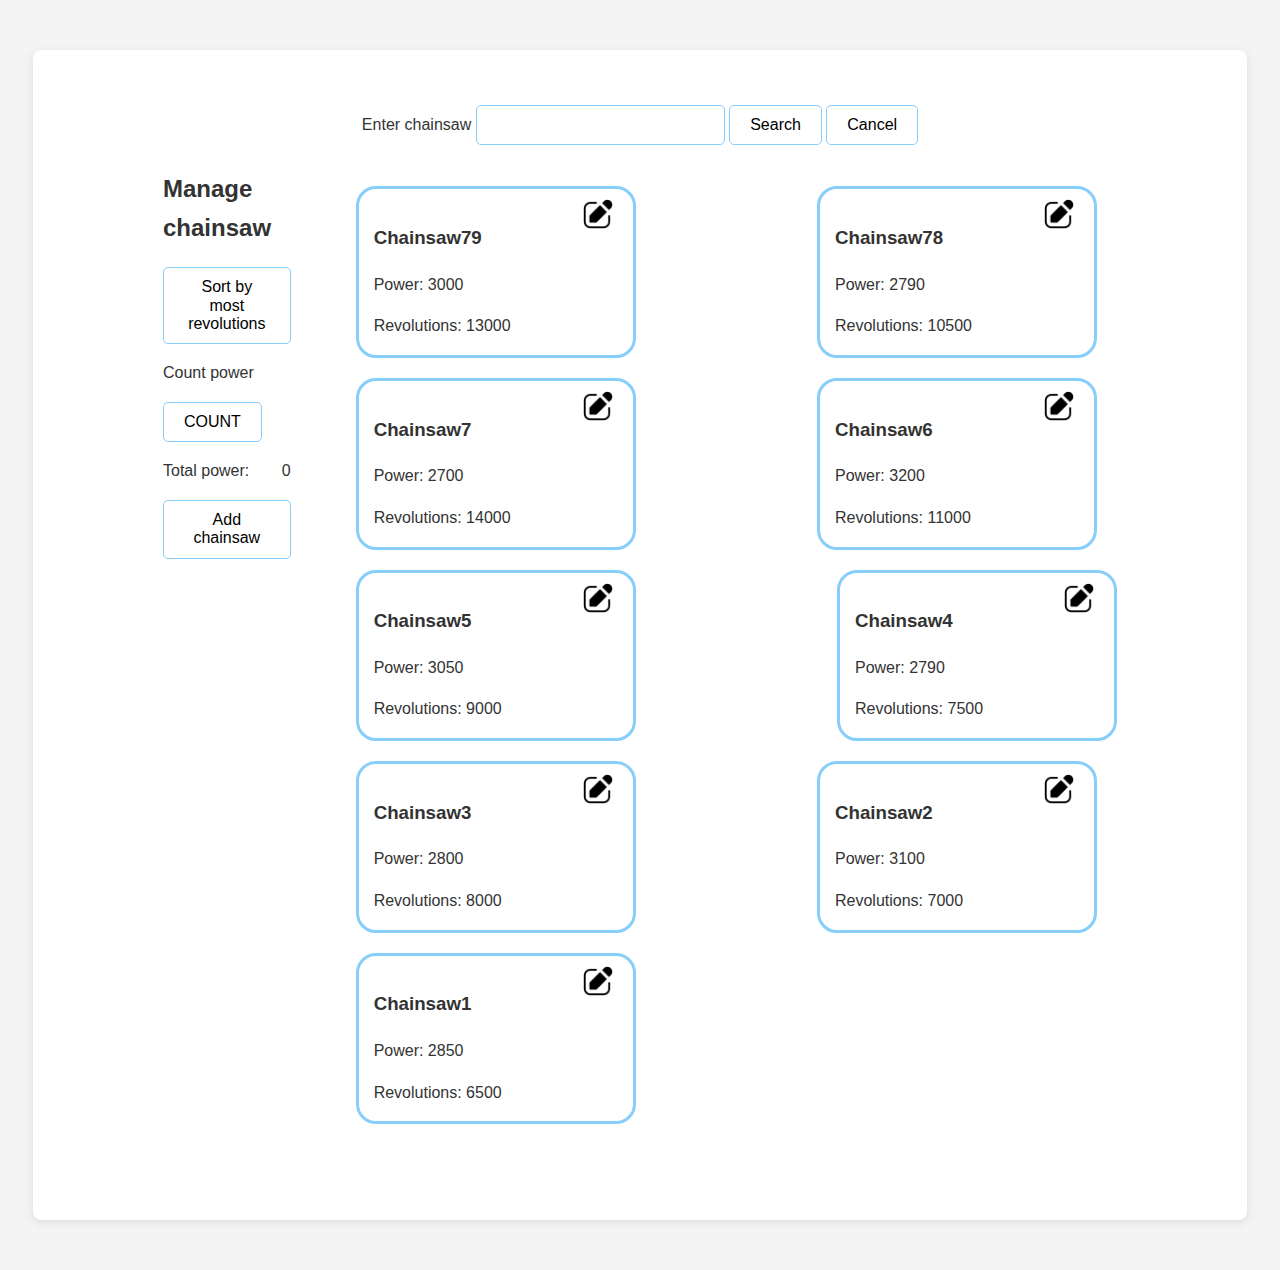
<file: Lab3-4/index.html>
<!DOCTYPE html>
<html lang="en">
<head>
    <meta charset="UTF-8">
    <meta name="viewport" content="width=device-width, initial-scale=1.0">
    <title>Сhainsaw rating</title>
    <link rel="stylesheet" href="./css/style.css">
</head>
<body>
<div class="container">
    <div class="search-box">
        <label for="search-input" class="search-title">Enter chainsaw</label>
        <input type="text" class="search-input" id="search-input">
        <button type="button" class="search-btn" id="search-btn">Search</button>
        <button type="button" class="cancel-search-btn" id="cancel-search-btn">Cancel</button>
    </div>
    <div class="items-box">
        <div class="utils">
            <h2 class="util-title">Manage chainsaw</h2>
            <button type="button" class="sort-btn" id="sort-btn">Sort by most revolutions</button>
            <p class="counter-title">Count power</p>
            <button type="button" class="count-btn" id="count-btn">COUNT</button>
            <div class="count-box">
                <p class="count-result">Total power:</p>
                <p class="result">0</p>
            </div>
            <button class="add-card">Add chainsaw</button>
        </div>
        <div class="chainsaws-wrapper">
            <ul id="chainsaws-list" class="chainsaws-list">

            </ul>
        </div>
    </div>
</div>

<div class="modal js-edit">
    <div class="edit-container">
        <h2 class="form-title">Editing form</h2>
        <form action="" class="edit-form js-edit-form">
            <label for="chainsaw-name-input">Сhainsaw name</label>
            <input type="text" class="chainsaw-name-input" required>
            <label for="duration-input">Power</label>
            <input type="number" min="1" class="duration-input" required>
            <label for="review-input">Revolutions</label>
            <input type="number" min="1" class="review-input" required>
            <button type="submit" class="edit-submit">Edit chainsaw</button>
        </form>
    </div>
</div>

<div class="modal js-add">
    <div class="edit-container">
        <h2 class="form-title">New card</h2>
        <form action="" class="edit-form js-add-form">
            <label for="chainsaw-name-input">Сhainsaw name</label>
            <input type="text" class="chainsaw-name-input" required>
            <label for="duration-input">Power</label>
            <input type="number" min="1" class="duration-input" required>
            <label for="review-input">Revolutions</label>
            <input type="number" min="1" class="review-input" required>
            <button type="submit" class="edit-submit">Add chainsaw</button>
        </form>
    </div>
</div>


<script type="module" src="./js/index.js"></script>
</body>
</html>
</file>
<file: Lab1/css/main.css>
@import url('https://fonts.googleapis.com/css2?family=Rubik:wght@300;400;500&display=swap');
@import url('https://fonts.googleapis.com/css2?family=Merriweather:wght@700;900&display=swap');
@import url('header.css');
@import url('info.css');
@import url('innovative.css');
@import url('additional.css');
@import url('footer.css');



body {
  background: #222F33 url('../images/bg.png') no-repeat;
  background-size: 100%;
}

h1 {
  font-family: 'Merriweather';
}

p,
h3,
ul,
button,
a {
  font-family: 'Rubik';
  text-decoration: none;
}

button {
  cursor: pointer;
}

.content {
  position: absolute;
  top: 100%;
  left: 0px;
  margin: 0 auto;
}
</file>
<file: lab2/css/style11.css>
@import"./media_900px.css";
@import "./media_530px.css";
@import "./media_768px.css";
@import "./media_1000px.css";
@import "./media.css";
@import "./global.css";
@import "./header.css";
@import "./info.css";
@import "./innovative.css";
@import "./list.css";
@import "./footer.css";


/* fonts */
@import url('https://fonts.googleapis.com/css2?family=Rubik:ital,wght@0,300..900;1,300..900&display=swap');
@import url('https://fonts.googleapis.com/css2?family=Merriweather:ital,wght@0,300;0,400;0,700;0,900;1,300;1,400;1,700;1,900&family=Rubik:ital,wght@0,300..900;1,300..900&display=swap');
</file>
<file: Lab3-4/css/style.css>
@import url(./normalize.css);

h2{
    margin: 0;
}

ul{
    list-style: none;
}

.container{
    max-width: 1500px;
    margin: 50px 25px;
    padding: 30px 130px; /* Додаткова відстань з боків */
    box-shadow: 0 2px 10px rgba(0, 0, 0, 0.1); /* Тінь для глибини */
    background-color: white; /* Білий фон для контейненту */
    border-radius: 8px; /* Заокруглені кути */
}

.search-box{
    padding-block: 25px;
    text-align: center;
}

.items-box{
    display: flex;
    margin-bottom: 30px;
}

.utils{
    width: 16%;
    padding-right: 25px;
}

.chainsaws-wrapper{
    width: 84%;
}

.util-title{
    margin-bottom: 20px;
}

.count-box{
    display: flex;
    justify-content: space-between;
}

img{
    width: 100px;
}

.chainsaws-list{
    display: flex;
    flex-wrap: wrap;
    justify-content: space-between;
}

.chainsaw{
    position: relative;
    width: 280px;
    border: 3px solid lightskyblue;
    padding-inline: 15px;
    padding-top: 15px;
    border-radius: 20px;
    margin-bottom: 20px;
}

.chainsaw:hover {
    transform: scale(1.03); /* Збільшення картки */
}

.chainsaw:not(:nth-child(3n)){
    margin-right: 20px;
}

.edit{
    position: absolute;
    width: 30px;
    height: 30px;
    top: 10px;
    right: 10px;
    background-color: transparent;
    border: none;
    background: url(../images1/edit.png);
    background-repeat: no-repeat;
    background-size: contain;
    cursor: pointer;
}

.edit img{
    width: 30px;
}

.modal{
    position: fixed;
    top: 0;
    left: 0;
    width: 100%;
    height: 100vh;
    display: flex;
    justify-content: center;
    align-items: center;
    z-index: 999;
    background-color: rgba(184, 182, 182, 0.659);
    pointer-events: none;
    opacity: 0;
    visibility: hidden;
}

.modal.show-modal{
    pointer-events: all;
    opacity: 100;
    visibility: visible;
}

.edit-container{
    display: flex;
    flex-direction: column;
    justify-content: center;
    align-items: center;
    background-color: white;
    padding: 40px; /* Менше відступів */
    border-radius: 10px; /* Заокруглені кути */
    box-shadow: 0 4px 15px rgba(0, 0, 0, 0.2); /* Тінь */
}

.edit-form{
    display: flex;
    flex-direction: column;
    justify-content: center;
    width: 300px;
}

.edit-form input{
    height: 35px; /* Вищі поля вводу */
    margin-bottom: 15px;
    border: 1px solid gray; /* Світло-сірий бордюр */
    border-radius: 5px; /* Заокруглені кути */
    padding: 5px; /* Внутрішній відступ */
}

.edit-form button{
    padding: 10px;
    margin-top: 10px;
    background-color: lightskyblue;
    color: black; /* Білий текст */
    border: none;
    border-radius: 5px; /* Заокруглені кути */
    cursor: pointer; /* Курсор вказує на кнопку */
    transition: background-color 0.3s; /* Анімація при наведенні */
}

.form-title{
    margin-bottom: 20px;
    font-size: 1.5rem; /* Збільшений розмір шрифта */
    color: #444; /* Темніший колір для заголовків форм */
}
</file>
